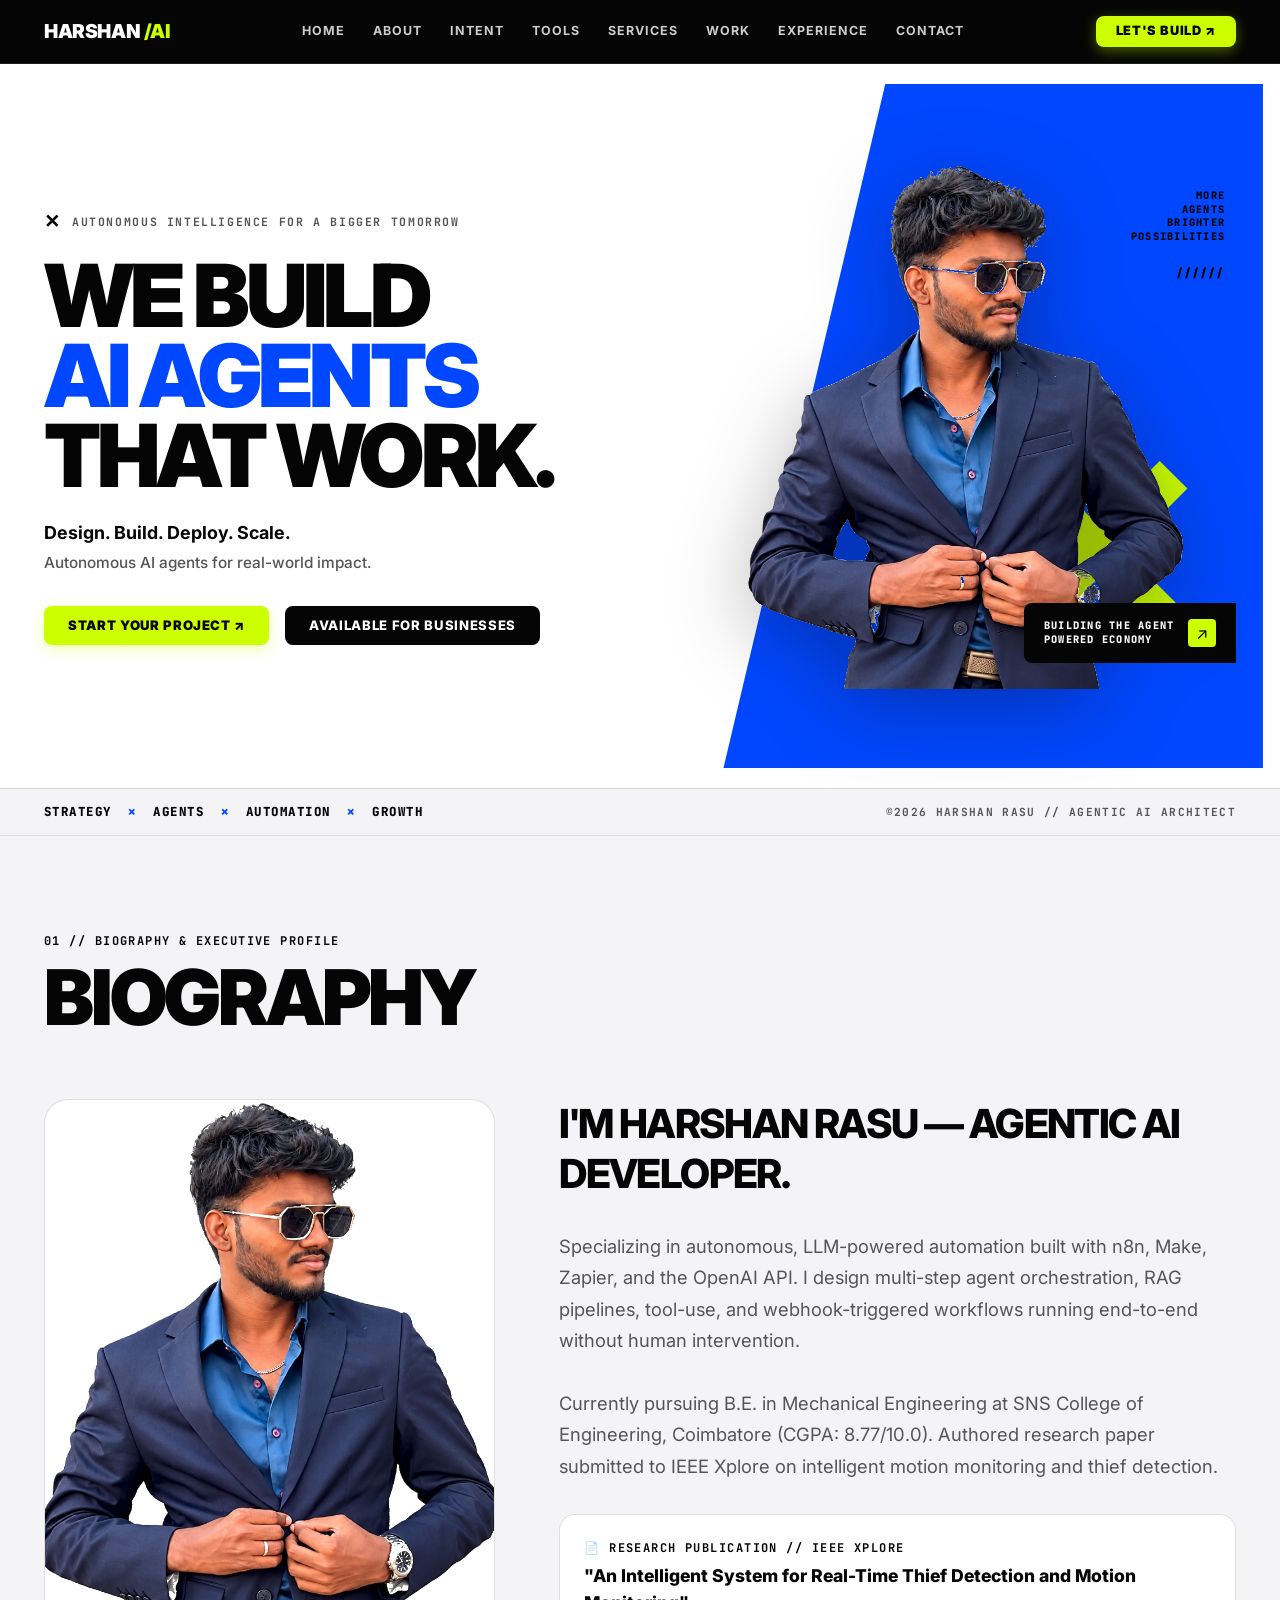
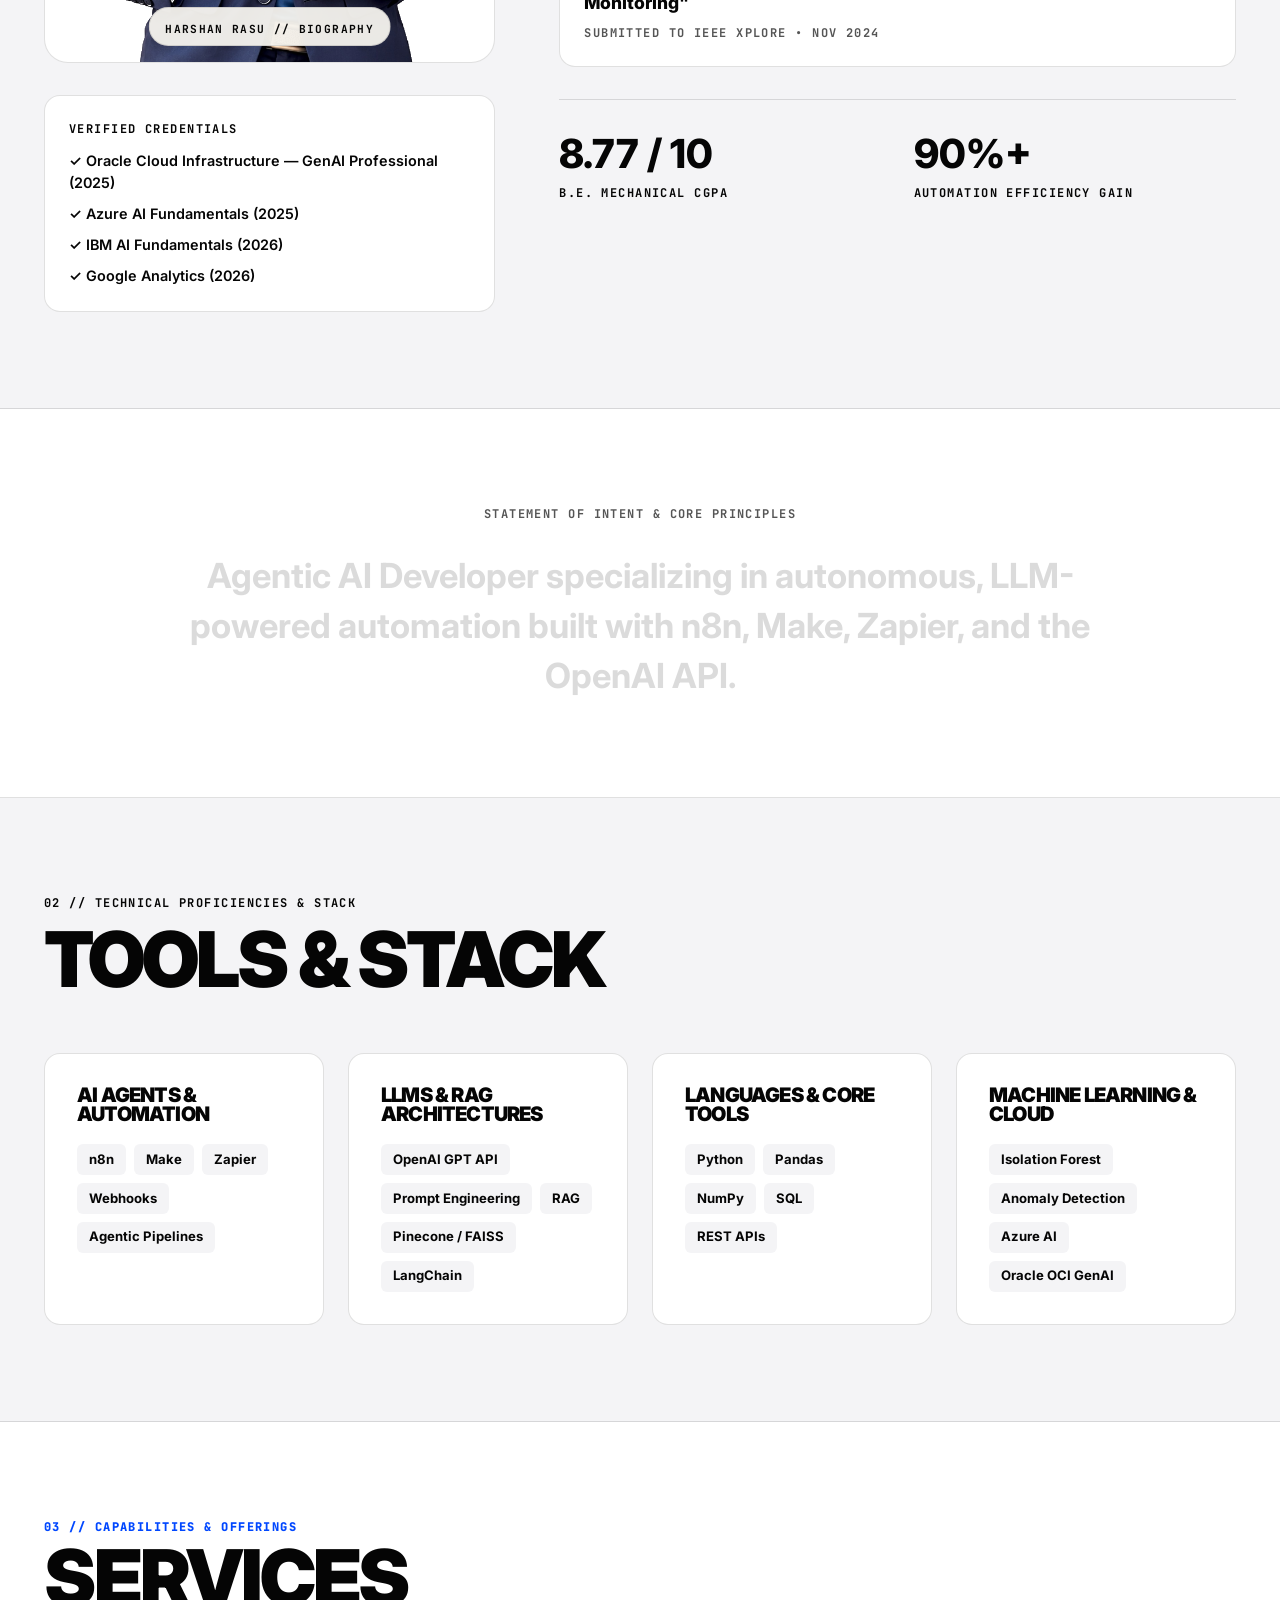
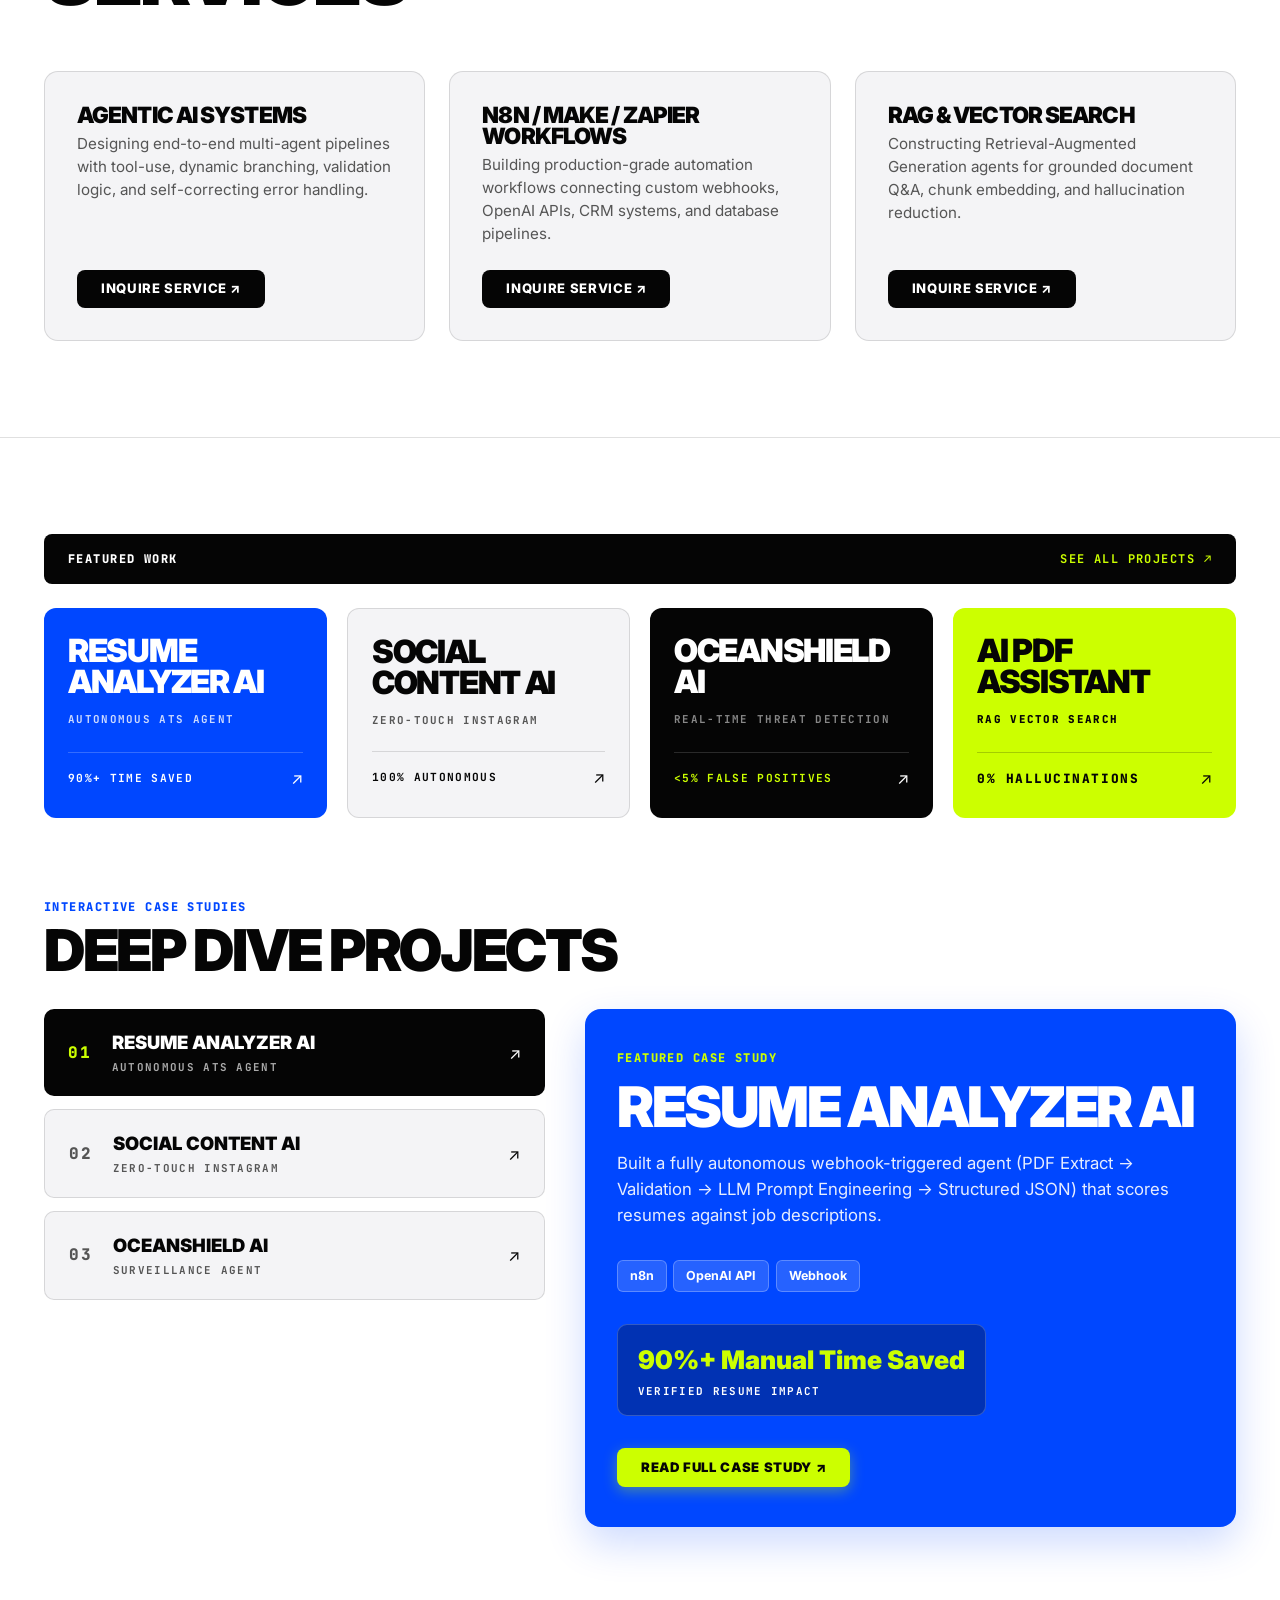
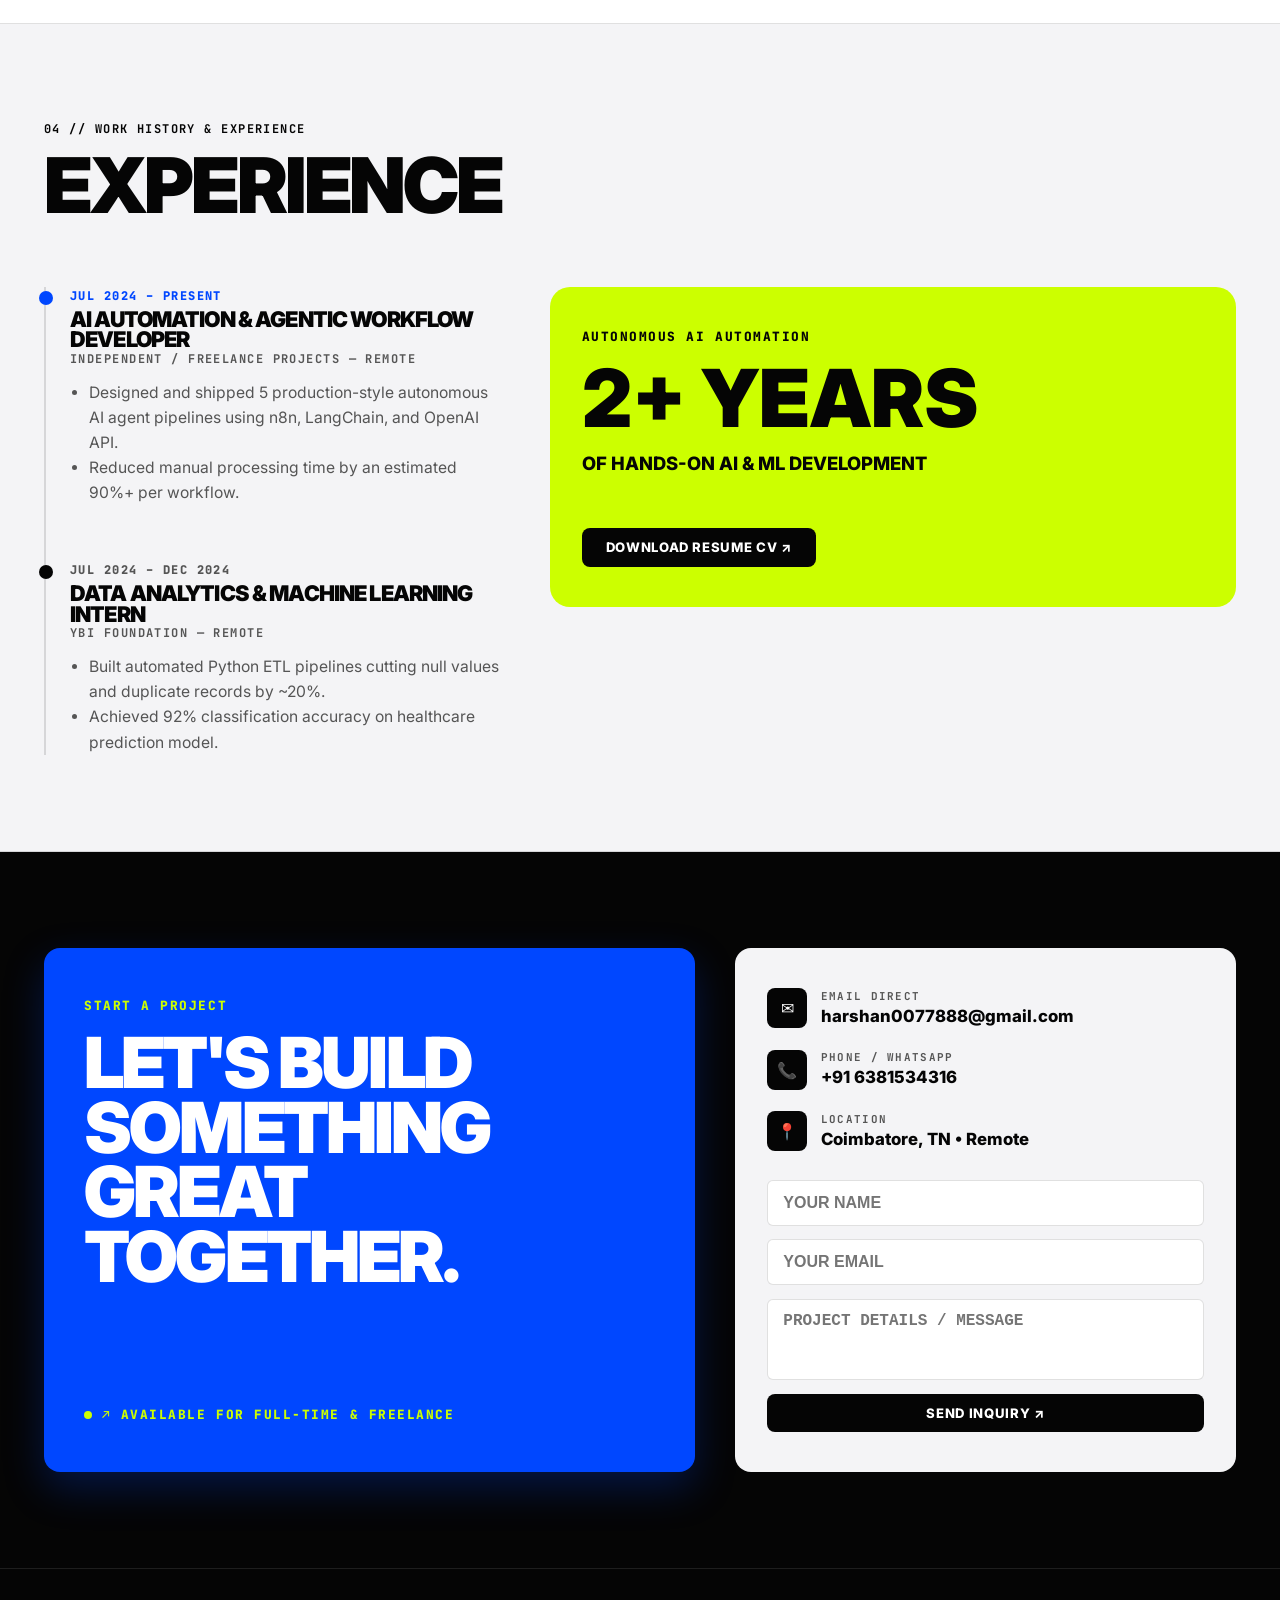
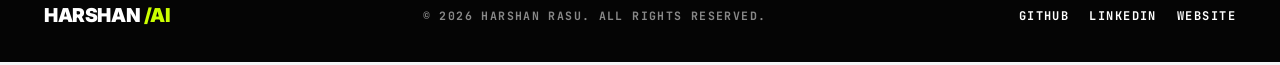
<file: ai/index.html>
<!DOCTYPE html>
<html lang="en">
<head>
  <meta charset="UTF-8" />
  <meta name="viewport" content="width=device-width, initial-scale=1.0" />
  <title>Harshan Rasu — Agentic AI Developer</title>
  <meta name="description" content="Agentic AI Developer & Automation Architect specializing in autonomous LLM workflows, n8n, LangChain RAG, and Webhooks." />

  <!-- Google Fonts -->
  <link rel="preconnect" href="https://fonts.googleapis.com">
  <link rel="preconnect" href="https://fonts.gstatic.com" crossorigin>
  <link href="https://fonts.googleapis.com/css2?family=Inter:wght@400;500;600;700;800;900&family=JetBrains+Mono:wght@400;500;700;800&display=swap" rel="stylesheet">

  <!-- Custom DEV/PIXEL Stylesheet -->
  <link rel="stylesheet" href="style.css" />
</head>
<body>

  <!-- ==========================================================================
     TOP HEADER BAR
     ========================================================================== -->
  <header class="devpixel-header-bar">
    <div class="wide-canvas" style="display: flex; align-items: center; justify-content: space-between; width: 100%;">
      
      <a href="#hero" class="devpixel-logo" style="text-decoration: none; color: #FFF; font-weight: 900; font-size: 1.2rem;">
        HARSHAN<span style="color: var(--lime-accent);">/AI</span>
      </a>

      <nav class="devpixel-nav-links">
        <a href="#hero" class="devpixel-nav-link">HOME</a>
        <a href="#about" class="devpixel-nav-link">ABOUT</a>
        <a href="#intent" class="devpixel-nav-link">INTENT</a>
        <a href="#skills" class="devpixel-nav-link">TOOLS</a>
        <a href="#services" class="devpixel-nav-link">SERVICES</a>
        <a href="#work" class="devpixel-nav-link">WORK</a>
        <a href="#experience" class="devpixel-nav-link">EXPERIENCE</a>
        <a href="#contact" class="devpixel-nav-link">CONTACT</a>
      </nav>

      <div>
        <a href="#contact" class="devpixel-btn-lime" style="padding: 0.6rem 1.25rem; font-size: 0.8rem;">
          LET'S BUILD ↗
        </a>
      </div>

    </div>
  </header>

  <!-- ==========================================================================
     1. HERO SECTION (WE BUILD AI AGENTS THAT WORK.)
     ========================================================================== -->
  <section id="hero" style="min-height: calc(100vh - 64px); display: flex; flex-direction: column; justify-content: space-between; padding-top: 64px; background: #FFFFFF; border-bottom: 1px solid var(--border-light); position: relative; overflow: hidden;">
    
    <div class="wide-canvas" style="flex: 1; display: flex; align-items: center; position: relative; z-index: 1; width: 100%; padding: 2rem 1.5rem;">
      <div style="display: grid; grid-template-columns: 1fr; gap: 2rem; align-items: center; width: 100%;" class="hero-devpixel-grid">

        <!-- Left Column -->
        <div style="position: relative; z-index: 2;">
          <div style="display: flex; align-items: center; gap: 0.75rem; margin-bottom: 1.25rem;">
            <div style="font-weight: 900; font-size: 1.2rem; color: #050505;">✕</div>
            <span class="mono-meta" style="color: var(--text-muted); font-size: 0.72rem; letter-spacing: 0.14em;">
              AUTONOMOUS INTELLIGENCE FOR A BIGGER TOMORROW
            </span>
          </div>

          <h1 style="font-size: clamp(3rem, 6.8vw, 5.8rem); font-weight: 900; line-height: 0.92; letter-spacing: -0.045em; margin-bottom: 1.5rem; color: #050505;">
            WE BUILD<br />
            <span style="color: var(--blue-primary);">AI AGENTS</span><br />
            THAT WORK.
          </h1>

          <p style="font-size: clamp(1rem, 1.4vw, 1.2rem); color: #050505; font-weight: 700; line-height: 1.4; margin-bottom: 0.35rem;">
            Design. Build. Deploy. Scale.
          </p>
          <p style="font-size: clamp(0.95rem, 1.2vw, 1.1rem); color: var(--text-muted); max-width: 460px; line-height: 1.5; font-weight: 500; margin-bottom: 2rem;">
            Autonomous AI agents for real-world impact.
          </p>

          <div style="display: flex; align-items: center; gap: 1rem; flex-wrap: wrap;">
            <a href="#contact" class="devpixel-btn-lime">
              START YOUR PROJECT ↗
            </a>
            <div class="devpixel-btn-black">
              AVAILABLE FOR BUSINESSES
            </div>
          </div>
        </div>

        <!-- Right Column: Electric Blue Backdrop + Neon Lime X + Harshan's Cutout Suit Photo -->
        <div style="position: relative; display: flex; justify-content: center; align-items: flex-end; height: 100%; min-height: 420px;">
          
          <div style="position: absolute; top: -15%; right: -5%; width: 100%; height: 130%; background: var(--blue-primary); clip-path: polygon(30% 0, 100% 0, 100% 100%, 0% 100%); z-index: 0;"></div>
          
          <div style="position: absolute; bottom: 5%; right: 5%; font-size: clamp(10rem, 22vw, 20rem); font-weight: 900; color: var(--lime-accent); z-index: 1; line-height: 0.75; user-select: none;">
            ✕
          </div>

          <div style="position: relative; z-index: 2; max-height: calc(100vh - 160px); display: flex; align-items: flex-end;">
            <img src="assets/harshan_clean_nobg.png" alt="Harshan Rasu" style="height: auto; max-height: calc(100vh - 160px); width: auto; max-width: 100%; object-fit: contain; filter: drop-shadow(0 20px 40px rgba(5,5,5,0.3));" />
          </div>

          <div class="hero-right-accents" style="position: absolute; top: 5%; right: 2%; z-index: 3; display: flex; flex-direction: column; align-items: flex-end; gap: 1.25rem;">
            <div class="mono-meta" style="text-align: right; font-size: 0.65rem; line-height: 1.3; color: #050505; font-weight: 800;">
              MORE<br />AGENTS<br />BRIGHTER<br />POSSIBILITIES
            </div>
            <div style="color: #050505; letter-spacing: 3px; font-weight: 900; font-size: 0.8rem;">//////</div>
          </div>

          <div class="hero-bottom-right-card" style="position: absolute; bottom: 5%; right: 0; z-index: 3; background: #050505; color: #FFF; padding: 1rem 1.25rem; border-radius: 8px 0 0 8px; display: flex; align-items: center; gap: 0.85rem;">
            <div class="mono-meta" style="font-size: 0.65rem; color: #FFF; font-weight: 800; line-height: 1.3;">
              BUILDING THE AGENT<br />POWERED ECONOMY
            </div>
            <div class="icon-box-centered" style="width: 28px; height: 28px; background: var(--lime-accent); color: #050505; border-radius: 4px;">
              ↗
            </div>
          </div>

        </div>

      </div>
    </div>

    <!-- Ticker Strip -->
    <div style="background: #F4F4F6; border-top: 1px solid var(--border-light); padding: 0.85rem 0; position: relative; z-index: 2;">
      <div class="wide-canvas" style="display: flex; align-items: center; justify-content: space-between; flex-wrap: wrap; gap: 1.5rem;">
        <span class="mono-meta" style="color: #050505; font-weight: 800; font-size: 0.78rem;">
          STRATEGY <span style="color: var(--blue-primary); margin: 0 0.5rem;">✕</span> AGENTS <span style="color: var(--blue-primary); margin: 0 0.5rem;">✕</span> AUTOMATION <span style="color: var(--blue-primary); margin: 0 0.5rem;">✕</span> GROWTH
        </span>
        <span class="mono-meta" style="color: var(--text-muted); font-size: 0.7rem;">
          ©2026 HARSHAN RASU // AGENTIC AI ARCHITECT
        </span>
      </div>
    </div>

  </section>

  <!-- ==========================================================================
     2. BIOGRAPHY SECTION
     ========================================================================== -->
  <section id="about" class="section-spacing" style="border-bottom: 1px solid var(--border-light);">
    <div class="wide-canvas">
      
      <div style="margin-bottom: 4rem;">
        <span class="mono-meta" style="color: var(--text-dark); font-weight: 700; display: block; margin-bottom: 0.75rem;">
          01 // BIOGRAPHY & EXECUTIVE PROFILE
        </span>
        <h2 style="font-size: clamp(2.8rem, 6vw, 5.5rem); font-weight: 900;">
          Biography
        </h2>
      </div>

      <div style="display: grid; grid-template-columns: 1fr; gap: 4rem; align-items: start;" class="about-executive-grid">
        
        <div>
          <div style="width: 100%; aspect-ratio: 4 / 5; border-radius: 24px; overflow: hidden; border: 1.5px solid var(--border-light); margin-bottom: 2rem; background: #FFF; position: relative;">
            <img src="assets/harshan_clean_nobg.png" alt="Harshan Rasu" style="width: 100%; height: 100%; object-fit: cover;" />
            <div style="position: absolute; bottom: 1rem; left: 50%; transform: translateX(-50%); background: rgba(246, 244, 239, 0.95); border: 1px solid var(--border-light); padding: 0.4rem 1rem; border-radius: 9999px; white-space: nowrap;">
              <span class="mono-meta" style="color: var(--text-dark); font-weight: 700; font-size: 0.7rem;">
                HARSHAN RASU // BIOGRAPHY
              </span>
            </div>
          </div>

          <div style="background: #FFF; border: 1px solid var(--border-light); padding: 1.5rem; border-radius: 16px;">
            <span class="mono-meta" style="color: var(--text-dark); font-weight: 700; display: block; margin-bottom: 0.75rem;">
              VERIFIED CREDENTIALS
            </span>
            <div style="display: flex; flex-direction: column; gap: 0.6rem; font-size: 0.9rem; font-weight: 600;">
              <div>✓ Oracle Cloud Infrastructure — GenAI Professional (2025)</div>
              <div>✓ Azure AI Fundamentals (2025)</div>
              <div>✓ IBM AI Fundamentals (2026)</div>
              <div>✓ Google Analytics (2026)</div>
            </div>
          </div>
        </div>

        <div style="display: flex; flex-direction: column; gap: 2rem;">
          <h3 style="font-size: clamp(1.8rem, 3.2vw, 2.5rem); font-weight: 800; line-height: 1.25;">
            I'm Harshan Rasu — Agentic AI Developer.
          </h3>
          <p style="color: var(--text-muted); font-size: 1.15rem; line-height: 1.7;">
            Specializing in autonomous, LLM-powered automation built with n8n, Make, Zapier, and the OpenAI API. I design multi-step agent orchestration, RAG pipelines, tool-use, and webhook-triggered workflows running end-to-end without human intervention.
          </p>
          <p style="color: var(--text-muted); font-size: 1.15rem; line-height: 1.7;">
            Currently pursuing B.E. in Mechanical Engineering at SNS College of Engineering, Coimbatore (CGPA: 8.77/10.0). Authored research paper submitted to IEEE Xplore on intelligent motion monitoring and thief detection.
          </p>

          <div style="background: #FFF; border: 1px solid var(--border-light); padding: 1.5rem; border-radius: 16px;">
            <div class="mono-meta" style="color: var(--text-dark); font-weight: 700; margin-bottom: 0.4rem;">
              📄 RESEARCH PUBLICATION // IEEE XPLORE
            </div>
            <div style="font-size: 1.1rem; font-weight: 800; color: var(--text-dark);">
              "An Intelligent System for Real-Time Thief Detection and Motion Monitoring"
            </div>
            <div class="mono-meta" style="color: var(--text-muted); margin-top: 0.5rem;">
              Submitted to IEEE Xplore • Nov 2024
            </div>
          </div>

          <div style="display: grid; grid-template-columns: 1fr 1fr; gap: 2rem; padding-top: 1.5rem; border-top: 1px solid var(--border-light);">
            <div>
              <div style="font-size: 2.5rem; font-weight: 800;">8.77 / 10</div>
              <div class="mono-meta">B.E. Mechanical CGPA</div>
            </div>
            <div>
              <div style="font-size: 2.5rem; font-weight: 800;">90%+</div>
              <div class="mono-meta">Automation Efficiency Gain</div>
            </div>
          </div>
        </div>

      </div>
    </div>
  </section>

  <!-- ==========================================================================
     3. STATEMENT OF INTENT
     ========================================================================== -->
  <section id="intent" class="section-spacing" style="border-bottom: 1px solid var(--border-light); background: #FFFFFF;">
    <div class="wide-canvas" style="max-width: 960px; margin: 0 auto; text-align: center;">
      <span class="mono-meta" style="color: var(--text-muted); margin-bottom: 1.75rem; display: block;">
        STATEMENT OF INTENT & CORE PRINCIPLES
      </span>
      <p style="font-size: clamp(1.4rem, 2.7vw, 2.2rem); font-weight: 700; line-height: 1.45; color: var(--text-dark); margin: 0;">
        <span class="intent-word">Agentic</span> <span class="intent-word">AI</span> <span class="intent-word">Developer</span> <span class="intent-word">specializing</span> <span class="intent-word">in</span> <span class="intent-word">autonomous,</span> <span class="intent-word">LLM-powered</span> <span class="intent-word">automation</span> <span class="intent-word">built</span> <span class="intent-word">with</span> <span class="intent-word">n8n,</span> <span class="intent-word">Make,</span> <span class="intent-word">Zapier,</span> <span class="intent-word">and</span> <span class="intent-word">the</span> <span class="intent-word">OpenAI</span> <span class="intent-word">API.</span>
      </p>
    </div>
  </section>

  <!-- ==========================================================================
     4. TOOLS SECTION
     ========================================================================== -->
  <section id="skills" class="section-spacing" style="border-bottom: 1px solid var(--border-light);">
    <div class="wide-canvas">
      <div style="margin-bottom: 3.5rem;">
        <span class="mono-meta" style="color: var(--text-dark); font-weight: 700; display: block; margin-bottom: 0.75rem;">
          02 // TECHNICAL PROFICIENCIES & STACK
        </span>
        <h2 style="font-size: clamp(2.8rem, 6vw, 5.5rem); font-weight: 900;">
          Tools & Stack
        </h2>
      </div>

      <div style="display: grid; grid-template-columns: repeat(auto-fit, minmax(260px, 1fr)); gap: 1.5rem;">
        <div style="background: #FFF; border: 1px solid var(--border-light); border-radius: 16px; padding: 2rem;">
          <h3 style="font-size: 1.25rem; font-weight: 900; margin-bottom: 1.25rem;">AI AGENTS & AUTOMATION</h3>
          <div style="display: flex; flex-wrap: wrap; gap: 0.5rem;">
            <span style="background: #F4F4F6; padding: 0.35rem 0.75rem; border-radius: 6px; font-weight: 700; font-size: 0.82rem;">n8n</span>
            <span style="background: #F4F4F6; padding: 0.35rem 0.75rem; border-radius: 6px; font-weight: 700; font-size: 0.82rem;">Make</span>
            <span style="background: #F4F4F6; padding: 0.35rem 0.75rem; border-radius: 6px; font-weight: 700; font-size: 0.82rem;">Zapier</span>
            <span style="background: #F4F4F6; padding: 0.35rem 0.75rem; border-radius: 6px; font-weight: 700; font-size: 0.82rem;">Webhooks</span>
            <span style="background: #F4F4F6; padding: 0.35rem 0.75rem; border-radius: 6px; font-weight: 700; font-size: 0.82rem;">Agentic Pipelines</span>
          </div>
        </div>

        <div style="background: #FFF; border: 1px solid var(--border-light); border-radius: 16px; padding: 2rem;">
          <h3 style="font-size: 1.25rem; font-weight: 900; margin-bottom: 1.25rem;">LLMs & RAG ARCHITECTURES</h3>
          <div style="display: flex; flex-wrap: wrap; gap: 0.5rem;">
            <span style="background: #F4F4F6; padding: 0.35rem 0.75rem; border-radius: 6px; font-weight: 700; font-size: 0.82rem;">OpenAI GPT API</span>
            <span style="background: #F4F4F6; padding: 0.35rem 0.75rem; border-radius: 6px; font-weight: 700; font-size: 0.82rem;">Prompt Engineering</span>
            <span style="background: #F4F4F6; padding: 0.35rem 0.75rem; border-radius: 6px; font-weight: 700; font-size: 0.82rem;">RAG</span>
            <span style="background: #F4F4F6; padding: 0.35rem 0.75rem; border-radius: 6px; font-weight: 700; font-size: 0.82rem;">Pinecone / FAISS</span>
            <span style="background: #F4F4F6; padding: 0.35rem 0.75rem; border-radius: 6px; font-weight: 700; font-size: 0.82rem;">LangChain</span>
          </div>
        </div>

        <div style="background: #FFF; border: 1px solid var(--border-light); border-radius: 16px; padding: 2rem;">
          <h3 style="font-size: 1.25rem; font-weight: 900; margin-bottom: 1.25rem;">LANGUAGES & CORE TOOLS</h3>
          <div style="display: flex; flex-wrap: wrap; gap: 0.5rem;">
            <span style="background: #F4F4F6; padding: 0.35rem 0.75rem; border-radius: 6px; font-weight: 700; font-size: 0.82rem;">Python</span>
            <span style="background: #F4F4F6; padding: 0.35rem 0.75rem; border-radius: 6px; font-weight: 700; font-size: 0.82rem;">Pandas</span>
            <span style="background: #F4F4F6; padding: 0.35rem 0.75rem; border-radius: 6px; font-weight: 700; font-size: 0.82rem;">NumPy</span>
            <span style="background: #F4F4F6; padding: 0.35rem 0.75rem; border-radius: 6px; font-weight: 700; font-size: 0.82rem;">SQL</span>
            <span style="background: #F4F4F6; padding: 0.35rem 0.75rem; border-radius: 6px; font-weight: 700; font-size: 0.82rem;">REST APIs</span>
          </div>
        </div>

        <div style="background: #FFF; border: 1px solid var(--border-light); border-radius: 16px; padding: 2rem;">
          <h3 style="font-size: 1.25rem; font-weight: 900; margin-bottom: 1.25rem;">MACHINE LEARNING & CLOUD</h3>
          <div style="display: flex; flex-wrap: wrap; gap: 0.5rem;">
            <span style="background: #F4F4F6; padding: 0.35rem 0.75rem; border-radius: 6px; font-weight: 700; font-size: 0.82rem;">Isolation Forest</span>
            <span style="background: #F4F4F6; padding: 0.35rem 0.75rem; border-radius: 6px; font-weight: 700; font-size: 0.82rem;">Anomaly Detection</span>
            <span style="background: #F4F4F6; padding: 0.35rem 0.75rem; border-radius: 6px; font-weight: 700; font-size: 0.82rem;">Azure AI</span>
            <span style="background: #F4F4F6; padding: 0.35rem 0.75rem; border-radius: 6px; font-weight: 700; font-size: 0.82rem;">Oracle OCI GenAI</span>
          </div>
        </div>
      </div>
    </div>
  </section>

  <!-- ==========================================================================
     5. SERVICE SECTION
     ========================================================================== -->
  <section id="services" class="section-spacing" style="border-bottom: 1px solid var(--border-light); background: #FFFFFF;">
    <div class="wide-canvas">
      <div style="margin-bottom: 3.5rem;">
        <span class="mono-meta" style="color: var(--blue-primary); font-weight: 800; display: block; margin-bottom: 0.4rem;">
          03 // CAPABILITIES & OFFERINGS
        </span>
        <h2 style="font-size: clamp(2.8rem, 6vw, 5.5rem); font-weight: 900;">
          Services
        </h2>
      </div>

      <div style="display: grid; grid-template-columns: repeat(auto-fit, minmax(280px, 1fr)); gap: 1.5rem;">
        <div style="background: #F4F4F6; border: 1px solid var(--border-light); border-radius: 14px; padding: 2rem; display: flex; flex-direction: column; justify-content: space-between;">
          <div>
            <h3 style="font-size: 1.4rem; font-weight: 900; margin-bottom: 0.5rem;">Agentic AI Systems</h3>
            <p style="color: var(--text-muted); font-size: 0.95rem; line-height: 1.5; margin-bottom: 1.5rem;">
              Designing end-to-end multi-agent pipelines with tool-use, dynamic branching, validation logic, and self-correcting error handling.
            </p>
          </div>
          <a href="#contact" class="devpixel-btn-black" style="width: fit-content;">INQUIRE SERVICE ↗</a>
        </div>

        <div style="background: #F4F4F6; border: 1px solid var(--border-light); border-radius: 14px; padding: 2rem; display: flex; flex-direction: column; justify-content: space-between;">
          <div>
            <h3 style="font-size: 1.4rem; font-weight: 900; margin-bottom: 0.5rem;">n8n / Make / Zapier Workflows</h3>
            <p style="color: var(--text-muted); font-size: 0.95rem; line-height: 1.5; margin-bottom: 1.5rem;">
              Building production-grade automation workflows connecting custom webhooks, OpenAI APIs, CRM systems, and database pipelines.
            </p>
          </div>
          <a href="#contact" class="devpixel-btn-black" style="width: fit-content;">INQUIRE SERVICE ↗</a>
        </div>

        <div style="background: #F4F4F6; border: 1px solid var(--border-light); border-radius: 14px; padding: 2rem; display: flex; flex-direction: column; justify-content: space-between;">
          <div>
            <h3 style="font-size: 1.4rem; font-weight: 900; margin-bottom: 0.5rem;">RAG & Vector Search</h3>
            <p style="color: var(--text-muted); font-size: 0.95rem; line-height: 1.5; margin-bottom: 1.5rem;">
              Constructing Retrieval-Augmented Generation agents for grounded document Q&A, chunk embedding, and hallucination reduction.
            </p>
          </div>
          <a href="#contact" class="devpixel-btn-black" style="width: fit-content;">INQUIRE SERVICE ↗</a>
        </div>
      </div>
    </div>
  </section>

  <!-- ==========================================================================
     FEATURED WORK & CASE STUDIES
     ========================================================================== -->
  <section id="work" class="section-spacing" style="background: #FFFFFF; border-bottom: 1px solid var(--border-light);">
    <div class="wide-canvas">
      
      <!-- 4-Card Strip -->
      <div style="margin-bottom: 5rem;">
        <div style="background: #050505; color: #FFF; padding: 1rem 1.5rem; display: flex; align-items: center; justify-content: space-between; margin-bottom: 1.5rem; border-radius: 8px;">
          <span class="mono-meta" style="color: #FFF; font-weight: 800;">FEATURED WORK</span>
          <span class="mono-meta" style="color: var(--lime-accent);">SEE ALL PROJECTS ↗</span>
        </div>

        <div style="display: grid; grid-template-columns: repeat(auto-fit, minmax(240px, 1fr)); gap: 1.25rem;">
          
          <div class="devpixel-work-card" data-open-modal data-title="Resume Analyzer AI" data-category="Autonomous ATS Agent" data-summary="Built a fully autonomous webhook-triggered agent that scores resumes against job descriptions." data-impact="90%+ Time Saved" style="background: var(--blue-primary); color: #FFF; border-radius: 12px; padding: 1.75rem 1.5rem; min-height: 210px; display: flex; flex-direction: column; justify-content: space-between; cursor: pointer;">
            <div>
              <h3 style="font-size: 2rem; font-weight: 900; color: #FFF; margin-bottom: 0.5rem;">Resume Analyzer AI</h3>
              <span class="mono-meta" style="color: rgba(255,255,255,0.8); font-size: 0.68rem;">Autonomous ATS Agent</span>
            </div>
            <div style="display: flex; align-items: center; justify-content: space-between; border-top: 1px solid rgba(255,255,255,0.2); padding-top: 0.85rem;">
              <span class="mono-meta" style="color: #FFF; font-size: 0.7rem;">90%+ Time Saved</span>
              <span>↗</span>
            </div>
          </div>

          <div class="devpixel-work-card" data-open-modal data-title="Social Media AI Content Generator" data-category="Zero-Touch Instagram Agent" data-summary="Agentic pipeline that turns brand inputs into published Instagram posts autonomously." data-impact="100% Autonomous" style="background: #F4F4F6; border: 1px solid var(--border-light); color: #050505; border-radius: 12px; padding: 1.75rem 1.5rem; min-height: 210px; display: flex; flex-direction: column; justify-content: space-between; cursor: pointer;">
            <div>
              <h3 style="font-size: 2rem; font-weight: 900; color: #050505; margin-bottom: 0.5rem;">Social Content AI</h3>
              <span class="mono-meta" style="color: var(--text-muted); font-size: 0.68rem;">Zero-Touch Instagram</span>
            </div>
            <div style="display: flex; align-items: center; justify-content: space-between; border-top: 1px solid var(--border-light); padding-top: 0.85rem;">
              <span class="mono-meta" style="color: #050505; font-size: 0.7rem;">100% Autonomous</span>
              <span>↗</span>
            </div>
          </div>

          <div class="devpixel-work-card" data-open-modal data-title="OceanShield AI" data-category="Real-Time Threat Detection" data-summary="Surveillance agent detecting illegal vessel activity via Isolation Forest anomaly detection." data-impact="&lt;5% False Positive Rate" style="background: #050505; color: #FFF; border-radius: 12px; padding: 1.75rem 1.5rem; min-height: 210px; display: flex; flex-direction: column; justify-content: space-between; cursor: pointer;">
            <div>
              <h3 style="font-size: 2rem; font-weight: 900; color: #FFF; margin-bottom: 0.5rem;">OceanShield AI</h3>
              <span class="mono-meta" style="color: #888; font-size: 0.68rem;">Real-Time Threat Detection</span>
            </div>
            <div style="display: flex; align-items: center; justify-content: space-between; border-top: 1px solid rgba(255,255,255,0.15); padding-top: 0.85rem;">
              <span class="mono-meta" style="color: var(--lime-accent); font-size: 0.7rem;">&lt;5% False Positives</span>
              <span>↗</span>
            </div>
          </div>

          <div class="devpixel-work-card" data-open-modal data-title="AI PDF Chat Assistant" data-category="RAG Vector Search" data-summary="Retrieval-Augmented Generation agent for document Q&A using LangChain and Pinecone." data-impact="0% Hallucinations" style="background: var(--lime-accent); color: #050505; border-radius: 12px; padding: 1.75rem 1.5rem; min-height: 210px; display: flex; flex-direction: column; justify-content: space-between; cursor: pointer;">
            <div>
              <h3 style="font-size: 2rem; font-weight: 900; color: #050505; margin-bottom: 0.5rem;">AI PDF Assistant</h3>
              <span class="mono-meta" style="color: #050505; font-size: 0.68rem; font-weight: 800;">RAG Vector Search</span>
            </div>
            <div style="display: flex; align-items: center; justify-content: space-between; border-top: 1px solid rgba(5,5,5,0.2); padding-top: 0.85rem;">
              <span class="mono-meta" style="color: #050505; font-weight: 900; font-size: 0.8rem;">0% Hallucinations</span>
              <span>↗</span>
            </div>
          </div>

        </div>
      </div>

      <!-- Case Studies Selector Showcase -->
      <div id="casestudies">
        <div style="margin-bottom: 2rem;">
          <span class="mono-meta" style="color: var(--blue-primary); font-weight: 800; display: block; margin-bottom: 0.4rem;">
            INTERACTIVE CASE STUDIES
          </span>
          <h2 style="font-size: clamp(2.2rem, 4.5vw, 4rem); font-weight: 900;">
            Deep Dive Projects
          </h2>
        </div>

        <div style="display: grid; grid-template-columns: 1fr; gap: 2.5rem; align-items: stretch;" class="casestudies-split-grid">
          
          <!-- Selector List -->
          <div style="display: flex; flex-direction: column; gap: 0.85rem;">
            <div class="casestudy-selector-item active" data-title="Resume Analyzer AI" data-category="Autonomous ATS Scoring Agent" data-summary="Built a fully autonomous webhook-triggered agent (PDF Extract → Validation → LLM Prompt Engineering → Structured JSON) that scores resumes against job descriptions." data-impact="90%+ Manual Time Saved" data-tech="n8n,OpenAI API,Webhook,PDF Extraction" style="background: #050505; color: #FFF; padding: 1.25rem 1.5rem; border-radius: 10px; cursor: pointer; display: flex; align-items: center; justify-content: space-between;">
              <div style="display: flex; align-items: center; gap: 1.25rem;">
                <span class="mono-meta" style="color: var(--lime-accent); font-size: 1rem; font-weight: 900;">01</span>
                <div>
                  <div style="font-size: 1.15rem; font-weight: 900;">RESUME ANALYZER AI</div>
                  <div class="mono-meta" style="color: #AAA; font-size: 0.68rem; margin-top: 0.15rem;">Autonomous ATS Agent</div>
                </div>
              </div>
              <span>↗</span>
            </div>

            <div class="casestudy-selector-item" data-title="Social Media AI Content Generator" data-category="Zero-Touch Instagram Agent" data-summary="Built an agentic pipeline (content generation → image detection → publish) that turns brand inputs into published Instagram posts autonomously." data-impact="100% Autonomous Publishing" data-tech="n8n,OpenAI API,Instagram Graph API,Webhook" style="background: #F4F4F6; color: #050505; padding: 1.25rem 1.5rem; border-radius: 10px; cursor: pointer; display: flex; align-items: center; justify-content: space-between; border: 1px solid var(--border-light);">
              <div style="display: flex; align-items: center; gap: 1.25rem;">
                <span class="mono-meta" style="color: var(--text-muted); font-size: 1rem; font-weight: 900;">02</span>
                <div>
                  <div style="font-size: 1.15rem; font-weight: 900;">SOCIAL CONTENT AI</div>
                  <div class="mono-meta" style="color: var(--text-muted); font-size: 0.68rem; margin-top: 0.15rem;">Zero-Touch Instagram</div>
                </div>
              </div>
              <span>↗</span>
            </div>

            <div class="casestudy-selector-item" data-title="OceanShield AI" data-category="Real-Time Threat-Detection Agent" data-summary="Built an autonomous surveillance agent detecting illegal vessel activity via Isolation Forest anomaly detection on live AIS streams." data-impact="&lt;5% False-Positive Rate" data-tech="Python,Scikit-learn,Isolation Forest,Folium" style="background: #F4F4F6; color: #050505; padding: 1.25rem 1.5rem; border-radius: 10px; cursor: pointer; display: flex; align-items: center; justify-content: space-between; border: 1px solid var(--border-light);">
              <div style="display: flex; align-items: center; gap: 1.25rem;">
                <span class="mono-meta" style="color: var(--text-muted); font-size: 1rem; font-weight: 900;">03</span>
                <div>
                  <div style="font-size: 1.15rem; font-weight: 900;">OCEANSHIELD AI</div>
                  <div class="mono-meta" style="color: var(--text-muted); font-size: 0.68rem; margin-top: 0.15rem;">Surveillance Agent</div>
                </div>
              </div>
              <span>↗</span>
            </div>
          </div>

          <!-- Feature Display Card -->
          <div style="background: var(--blue-primary); color: #FFF; border-radius: 16px; padding: 2.5rem 2rem; display: flex; flex-direction: column; justify-content: space-between; box-shadow: 0 16px 40px rgba(0,71,255,0.2);">
            <div>
              <span class="mono-meta" style="color: var(--lime-accent); font-weight: 800; font-size: 0.75rem; display: block; margin-bottom: 0.85rem;">
                FEATURED CASE STUDY
              </span>
              <h3 id="cs-display-title" style="font-size: clamp(2.2rem, 4.5vw, 3.5rem); font-weight: 900; color: #FFF; margin-bottom: 1rem;">
                Resume Analyzer AI
              </h3>
              <p id="cs-display-summary" style="color: rgba(255,255,255,0.9); font-size: 1.05rem; line-height: 1.55; margin-bottom: 2rem;">
                Built a fully autonomous webhook-triggered agent (PDF Extract → Validation → LLM Prompt Engineering → Structured JSON) that scores resumes against job descriptions.
              </p>
              <div id="cs-display-tech" style="display: flex; flex-wrap: wrap; gap: 0.4rem; margin-bottom: 2rem;">
                <span style="background: rgba(255,255,255,0.15); border: 1px solid rgba(255,255,255,0.25); color: #FFF; font-size: 0.78rem; font-weight: 700; padding: 0.35rem 0.75rem; border-radius: 6px;">n8n</span>
                <span style="background: rgba(255,255,255,0.15); border: 1px solid rgba(255,255,255,0.25); color: #FFF; font-size: 0.78rem; font-weight: 700; padding: 0.35rem 0.75rem; border-radius: 6px;">OpenAI API</span>
                <span style="background: rgba(255,255,255,0.15); border: 1px solid rgba(255,255,255,0.25); color: #FFF; font-size: 0.78rem; font-weight: 700; padding: 0.35rem 0.75rem; border-radius: 6px;">Webhook</span>
              </div>
              <div style="background: rgba(5,5,5,0.3); border: 1px solid rgba(255,255,255,0.2); padding: 1rem 1.25rem; border-radius: 10px; display: inline-flex; align-items: center; gap: 0.85rem; margin-bottom: 2rem;">
                <div>
                  <div id="cs-display-impact" style="font-size: 1.6rem; font-weight: 900; color: var(--lime-accent);">90%+ Manual Time Saved</div>
                  <div class="mono-meta" style="color: #FFF; font-size: 0.68rem; margin-top: 0.2rem;">VERIFIED RESUME IMPACT</div>
                </div>
              </div>
            </div>
            <div>
              <a href="#contact" class="devpixel-btn-lime" style="width: fit-content;">READ FULL CASE STUDY ↗</a>
            </div>
          </div>

        </div>
      </div>

    </div>
  </section>

  <!-- ==========================================================================
     6. EXPERIENCE SECTION
     ========================================================================== -->
  <section id="experience" class="section-spacing" style="border-bottom: 1px solid var(--border-light);">
    <div class="wide-canvas">
      
      <div style="margin-bottom: 4rem;">
        <span class="mono-meta" style="color: var(--text-dark); font-weight: 700; display: block; margin-bottom: 0.75rem;">
          04 // WORK HISTORY & EXPERIENCE
        </span>
        <h2 style="font-size: clamp(2.8rem, 6vw, 5.5rem); font-weight: 900;">
          Experience
        </h2>
      </div>

      <div style="display: grid; grid-template-columns: 1fr; gap: 3rem; align-items: start;" class="about-executive-grid">
        
        <!-- Timeline Column -->
        <div style="display: flex; flex-direction: column; gap: 2rem; border-left: 2px solid var(--border-light); padding-left: 1.5rem; position: relative;">
          
          <div style="position: relative;">
            <div style="position: absolute; top: 4px; left: -1.95rem; width: 14px; height: 14px; border-radius: 50%; background: var(--blue-primary);"></div>
            <div class="mono-meta" style="color: var(--blue-primary); font-weight: 800; font-size: 0.75rem;">JUL 2024 – PRESENT</div>
            <h3 style="font-size: 1.35rem; font-weight: 900; margin-top: 0.25rem;">AI Automation & Agentic Workflow Developer</h3>
            <div class="mono-meta" style="color: var(--text-muted); margin-bottom: 0.75rem;">Independent / Freelance Projects — Remote</div>
            <ul style="color: var(--text-muted); font-size: 0.98rem; line-height: 1.6; padding-left: 1.2rem;">
              <li>Designed and shipped 5 production-style autonomous AI agent pipelines using n8n, LangChain, and OpenAI API.</li>
              <li>Reduced manual processing time by an estimated 90%+ per workflow.</li>
            </ul>
          </div>

          <div style="position: relative; margin-top: 1.5rem;">
            <div style="position: absolute; top: 4px; left: -1.95rem; width: 14px; height: 14px; border-radius: 50%; background: #050505;"></div>
            <div class="mono-meta" style="color: var(--text-muted); font-weight: 800; font-size: 0.75rem;">JUL 2024 – DEC 2024</div>
            <h3 style="font-size: 1.35rem; font-weight: 900; margin-top: 0.25rem;">Data Analytics & Machine Learning Intern</h3>
            <div class="mono-meta" style="color: var(--text-muted); margin-bottom: 0.75rem;">YBI Foundation — Remote</div>
            <ul style="color: var(--text-muted); font-size: 0.98rem; line-height: 1.6; padding-left: 1.2rem;">
              <li>Built automated Python ETL pipelines cutting null values and duplicate records by ~20%.</li>
              <li>Achieved 92% classification accuracy on healthcare prediction model.</li>
            </ul>
          </div>

        </div>

        <!-- 2+ Years Experience Callout Card -->
        <div style="background: var(--lime-accent); color: #050505; border-radius: 20px; padding: 2.5rem 2rem; display: flex; flex-direction: column; justify-content: space-between; min-height: 320px;">
          <div>
            <span class="mono-meta" style="color: #050505; font-weight: 900; font-size: 0.8rem; display: block; margin-bottom: 1rem;">
              AUTONOMOUS AI AUTOMATION
            </span>
            <div style="font-size: clamp(3.5rem, 8vw, 5rem); font-weight: 900; line-height: 0.9; margin-bottom: 1rem;">
              2+ YEARS
            </div>
            <div style="font-size: 1.15rem; font-weight: 800; text-transform: uppercase;">
              OF HANDS-ON AI & ML DEVELOPMENT
            </div>
          </div>
          <div>
            <a href="assets/Harshan_Rasu_Agentic_AI_Developer-1.pdf" download class="devpixel-btn-black" style="width: fit-content; text-decoration: none;">
              DOWNLOAD RESUME CV ↗
            </a>
          </div>
        </div>

      </div>

    </div>
  </section>

  <!-- ==========================================================================
     7. CTAS & CONTACT FORM (WEB3FORMS LIVE)
     ========================================================================== -->
  <div id="contact" style="background: #050505; color: #FFFFFF;">
    
    <section class="section-spacing" style="border-bottom: 1px solid rgba(255,255,255,0.1);">
      <div class="wide-canvas">
        <div style="display: grid; grid-template-columns: 1fr; gap: 2.5rem; align-items: stretch;" class="contact-devpixel-grid">

          <div style="background: var(--blue-primary); border-radius: 16px; padding: 3rem 2.5rem; display: flex; flex-direction: column; justify-content: space-between; box-shadow: 0 16px 40px rgba(0, 71, 255, 0.25);">
            <div>
              <span class="mono-meta" style="color: var(--lime-accent); font-weight: 900; font-size: 0.8rem; display: block; margin-bottom: 1rem;">
                START A PROJECT
              </span>
              <h2 style="font-size: clamp(2.5rem, 5.5vw, 4.5rem); font-weight: 900; color: #FFF; line-height: 0.92; margin-bottom: 2rem;">
                LET'S BUILD SOMETHING GREAT TOGETHER.
              </h2>
            </div>
            <div style="display: flex; align-items: center; gap: 0.6rem;">
              <span style="width: 8px; height: 8px; border-radius: 50%; background: var(--lime-accent); display: inline-block;"></span>
              <span class="mono-meta" style="color: var(--lime-accent); font-weight: 900; font-size: 0.8rem;">
                ↗ AVAILABLE FOR FULL-TIME & FREELANCE
              </span>
            </div>
          </div>

          <div style="background: #F4F4F6; color: #050505; border-radius: 16px; padding: 2.5rem 2rem; display: flex; flex-direction: column; justify-content: space-between;">
            
            <div style="display: flex; flex-direction: column; gap: 1.25rem; margin-bottom: 1.75rem;">
              <div style="display: flex; align-items: center; gap: 0.85rem;">
                <div class="icon-box-centered" style="width: 40px; height: 40px; border-radius: 8px; background: #050505; color: #FFF;">✉</div>
                <div>
                  <div class="mono-meta" style="color: var(--text-muted); font-size: 0.68rem;">EMAIL DIRECT</div>
                  <a href="mailto:harshan0077888@gmail.com" style="font-size: 1.05rem; font-weight: 800; color: #050505; text-decoration: none;">harshan0077888@gmail.com</a>
                </div>
              </div>

              <div style="display: flex; align-items: center; gap: 0.85rem;">
                <div class="icon-box-centered" style="width: 40px; height: 40px; border-radius: 8px; background: #050505; color: #FFF;">📞</div>
                <div>
                  <div class="mono-meta" style="color: var(--text-muted); font-size: 0.68rem;">PHONE / WHATSAPP</div>
                  <a href="tel:+916381534316" style="font-size: 1.05rem; font-weight: 800; color: #050505; text-decoration: none;">+91 6381534316</a>
                </div>
              </div>

              <div style="display: flex; align-items: center; gap: 0.85rem;">
                <div class="icon-box-centered" style="width: 40px; height: 40px; border-radius: 8px; background: #050505; color: #FFF;">📍</div>
                <div>
                  <div class="mono-meta" style="color: var(--text-muted); font-size: 0.68rem;">LOCATION</div>
                  <div style="font-size: 1.05rem; font-weight: 800; color: #050505;">Coimbatore, TN • Remote</div>
                </div>
              </div>
            </div>

            <!-- Web3Forms Form -->
            <form id="web3forms-form" style="display: flex; flex-direction: column; gap: 0.85rem;">
              <input type="hidden" name="access_key" value="14e5efc0-b40e-4396-acb2-bc5c2f6fae44" />
              
              <input type="text" name="name" placeholder="YOUR NAME" required style="background: #FFF; border: 1px solid var(--border-light); padding: 0.8rem 0.95rem; border-radius: 6px; font-weight: 700; font-size: 0.88rem;" />
              <input type="email" name="email" placeholder="YOUR EMAIL" required style="background: #FFF; border: 1px solid var(--border-light); padding: 0.8rem 0.95rem; border-radius: 6px; font-weight: 700; font-size: 0.88rem;" />
              <textarea name="message" placeholder="PROJECT DETAILS / MESSAGE" required rows="3" style="background: #FFF; border: 1px solid var(--border-light); padding: 0.8rem 0.95rem; border-radius: 6px; font-weight: 700; font-size: 0.88rem; resize: none;"></textarea>

              <div id="form-success-alert" style="display: none; background: #10B981; color: #FFF; padding: 0.65rem 1rem; border-radius: 6px; font-size: 0.85rem; font-weight: 800;">
                MESSAGE SENT SUCCESSFULLY! HARSHAN WILL REPLY SHORTLY.
              </div>

              <div id="form-error-alert" style="display: none; background: #EF4444; color: #FFF; padding: 0.65rem 1rem; border-radius: 6px; font-size: 0.85rem; font-weight: 800;">
                SUBMISSION FAILED. PLEASE TRY AGAIN.
              </div>

              <button type="submit" id="submit-btn" class="devpixel-btn-black" style="width: 100%; justify-content: center;">
                SEND INQUIRY ↗
              </button>
            </form>

          </div>

        </div>
      </div>
    </section>

    <!-- Black Footer -->
    <footer style="padding: 2rem 0; background: #050505;">
      <div class="wide-canvas" style="display: flex; align-items: center; justify-content: space-between; flex-wrap: wrap; gap: 1.25rem;">
        <div class="devpixel-logo">
          HARSHAN<span style="color: var(--lime-accent);">/AI</span>
        </div>
        <div class="mono-meta" style="color: #888; font-size: 0.72rem;">
          © 2026 HARSHAN RASU. ALL RIGHTS RESERVED.
        </div>
        <div style="display: flex; align-items: center; gap: 1.25rem;">
          <a href="https://github.com/harshanrasu" target="_blank" class="mono-meta" style="color: #FFF; text-decoration: none;">GITHUB</a>
          <a href="https://linkedin.com/in/harshanrasu" target="_blank" class="mono-meta" style="color: #FFF; text-decoration: none;">LINKEDIN</a>
          <a href="https://harshan26.in" target="_blank" class="mono-meta" style="color: #FFF; text-decoration: none;">WEBSITE</a>
        </div>
      </div>
    </footer>

  </div>

  <!-- Modal Popup -->
  <div id="project-modal" class="modal-overlay" style="display: none;">
    <div class="modal-card">
      <div style="display: flex; justify-content: space-between; align-items: center; margin-bottom: 1.5rem;">
        <div>
          <span id="modal-category" class="mono-meta" style="color: var(--blue-primary);">CATEGORY</span>
          <h3 id="modal-title" style="font-size: 2rem; font-weight: 900; margin-top: 0.25rem;">Project Title</h3>
        </div>
        <button id="modal-close" style="background: none; border: none; font-size: 1.5rem; cursor: pointer;">✕</button>
      </div>
      <p id="modal-summary" style="color: var(--text-muted); font-size: 1.05rem; line-height: 1.6; margin-bottom: 2rem;">
        Detailed project summary...
      </p>
      <div style="background: #F4F4F6; padding: 1rem 1.25rem; border-radius: 10px;">
        <span class="mono-meta">VERIFIED IMPACT:</span>
        <div id="modal-impact" style="font-size: 1.4rem; font-weight: 900; color: var(--blue-primary); margin-top: 0.25rem;">Impact metric</div>
      </div>
    </div>
  </div>

  <!-- Custom Vanilla JS Script -->
  <script src="script.js"></script>
</body>
</html>
</file>
<file: ai/style.css>
/* ==========================================================================
   HARSHAN RASU PORTFOLIO — PERFECT DESKTOP & MOBILE STYLESHEET
   ========================================================================== */

:root {
  --blue-primary: #0047FF;
  --lime-accent: #CCFF00;
  --lime-hover: #b8e600;
  --bg-dark: #050505;
  --bg-dark-card: #0E0E0E;
  --bg-light: #F4F4F6;
  --bg-white: #FFFFFF;
  
  --text-dark: #050505;
  --text-light: #FFFFFF;
  --text-muted: #555555;
  --text-muted-dark: #999999;

  --border-light: rgba(5, 5, 5, 0.12);
  --border-dark: rgba(255, 255, 255, 0.15);

  --font-sans: 'Inter', -apple-system, BlinkMacSystemFont, 'Helvetica Neue', Arial, sans-serif;
  --font-mono: 'JetBrains Mono', monospace;

  --radius-sm: 8px;
  --radius-md: 14px;
  --radius-lg: 20px;
  --radius-pill: 9999px;
}

*, *::before, *::after {
  box-sizing: border-box !important;
  margin: 0;
  padding: 0;
}

html {
  background-color: var(--bg-light);
  color: var(--text-dark);
  font-family: var(--font-sans);
  font-size: 16px;
  line-height: 1.5;
  -webkit-font-smoothing: antialiased;
  scroll-behavior: smooth;
  overflow-x: hidden;
}

body {
  background-color: var(--bg-light);
  color: var(--text-dark);
  min-height: 100vh;
  position: relative;
  overflow-x: hidden;
  width: 100%;
}

::selection {
  background: var(--lime-accent);
  color: #050505;
}

.wide-canvas {
  width: 100%;
  max-width: 1240px;
  margin: 0 auto;
  padding-left: 1.5rem;
  padding-right: 1.5rem;
  box-sizing: border-box;
}

.section-spacing {
  padding-top: 3.5rem;
  padding-bottom: 3.5rem;
}

@media (min-width: 768px) {
  .section-spacing {
    padding-top: 6rem;
    padding-bottom: 6rem;
  }
}

h1, h2, h3, h4, h5, h6 {
  font-family: var(--font-sans);
  font-weight: 900;
  line-height: 0.95;
  letter-spacing: -0.04em;
  color: var(--text-dark);
  text-transform: uppercase;
}

.mono-meta {
  font-family: var(--font-mono);
  font-size: 0.75rem;
  text-transform: uppercase;
  letter-spacing: 0.12em;
  font-weight: 700;
}

.icon-box-centered {
  display: flex !important;
  align-items: center !important;
  justify-content: center !important;
  flex-shrink: 0;
  text-align: center;
}

.devpixel-btn-lime {
  background-color: var(--lime-accent);
  color: #050505;
  font-family: var(--font-sans);
  font-weight: 900;
  font-size: 0.82rem;
  text-transform: uppercase;
  letter-spacing: 0.05em;
  padding: 0.8rem 1.5rem;
  border-radius: var(--radius-sm);
  border: none;
  cursor: pointer;
  display: inline-flex;
  align-items: center;
  justify-content: center;
  gap: 0.4rem;
  text-decoration: none;
  transition: transform 0.2s ease, background-color 0.2s ease;
  box-shadow: 0 4px 14px rgba(204, 255, 0, 0.35);
  line-height: 1;
}

.devpixel-btn-lime:hover {
  transform: translateY(-2px);
  background-color: var(--lime-hover);
}

.devpixel-btn-black {
  background-color: #050505;
  color: #FFFFFF;
  font-family: var(--font-sans);
  font-weight: 800;
  font-size: 0.82rem;
  text-transform: uppercase;
  letter-spacing: 0.05em;
  padding: 0.8rem 1.5rem;
  border-radius: var(--radius-sm);
  border: none;
  cursor: pointer;
  display: inline-flex;
  align-items: center;
  justify-content: center;
  gap: 0.4rem;
  text-decoration: none;
  transition: transform 0.2s ease, background-color 0.2s ease;
  line-height: 1;
}

.devpixel-btn-black:hover {
  transform: translateY(-2px);
  background-color: #1a1a1a;
}

.devpixel-header-bar {
  position: fixed;
  top: 0;
  left: 0;
  right: 0;
  height: 64px;
  background-color: #050505;
  color: #FFFFFF;
  z-index: 1000;
  border-bottom: 1px solid rgba(255, 255, 255, 0.1);
  display: flex;
  align-items: center;
}

.devpixel-logo {
  font-family: var(--font-sans);
  font-weight: 900;
  font-size: 1.2rem;
  letter-spacing: -0.02em;
  color: #FFFFFF;
  text-decoration: none;
  display: flex;
  align-items: center;
  gap: 0.2rem;
}

.devpixel-logo span {
  color: var(--lime-accent);
}

.devpixel-nav-links {
  display: flex;
  align-items: center;
  gap: 1.75rem;
}

.devpixel-nav-link {
  font-family: var(--font-sans);
  font-size: 0.78rem;
  font-weight: 700;
  text-transform: uppercase;
  letter-spacing: 0.08em;
  color: #CCCCCC;
  text-decoration: none;
  transition: color 0.2s ease;
}

.devpixel-nav-link:hover {
  color: var(--lime-accent);
}

.devpixel-work-card {
  transition: transform 0.25s ease;
}
.devpixel-work-card:hover {
  transform: translateY(-4px);
}

/* Modal Popup Styling */
.modal-overlay {
  position: fixed;
  inset: 0;
  background: rgba(5,5,5,0.85);
  backdrop-filter: blur(8px);
  z-index: 9999;
  display: flex;
  align-items: center;
  justify: center;
  padding: 1.5rem;
}

.modal-card {
  background: #FFFFFF;
  border-radius: 16px;
  max-width: 720px;
  width: 100%;
  max-height: 90vh;
  overflow-y: auto;
  padding: 2.5rem 2rem;
  position: relative;
}

/* Form Input Mobile Prevention of Zoom */
input[type="text"], input[type="email"], textarea {
  font-size: 16px !important;
}

/* Responsive Grid Adapters & Mobile Overhaul */
@media (min-width: 900px) {
  .hero-devpixel-grid { grid-template-columns: 1.15fr 1fr !important; }
  .about-executive-grid { grid-template-columns: 1fr 1.5fr !important; }
  .casestudies-split-grid { grid-template-columns: 1fr 1.3fr !important; }
  .contact-devpixel-grid { grid-template-columns: 1.3fr 1fr !important; }
}

@media (max-width: 899px) {
  .devpixel-nav-links { display: none !important; }
}

@media (max-width: 768px) {
  .wide-canvas {
    padding-left: 1rem !important;
    padding-right: 1rem !important;
  }
  .section-spacing {
    padding-top: 2rem !important;
    padding-bottom: 2rem !important;
  }
  .hero-devpixel-grid,
  .about-executive-grid,
  .casestudies-split-grid,
  .contact-devpixel-grid {
    grid-template-columns: 1fr !important;
    gap: 1.25rem !important;
  }
  .hero-right-accents, .hero-bottom-right-card {
    display: none !important;
  }
  .devpixel-btn-lime, .devpixel-btn-black {
    width: 100% !important;
    justify-content: center !important;
  }
  #hero {
    min-height: auto !important;
    padding-top: 72px !important;
    padding-bottom: 1rem !important;
  }
  #hero h1 {
    font-size: clamp(2.2rem, 8.5vw, 3.8rem) !important;
  }
  .hero-portrait-container {
    min-height: 280px !important;
  }
  .ticker-wrap {
    flex-direction: column !important;
    text-align: center !important;
    gap: 0.5rem !important;
  }
}
</file>
